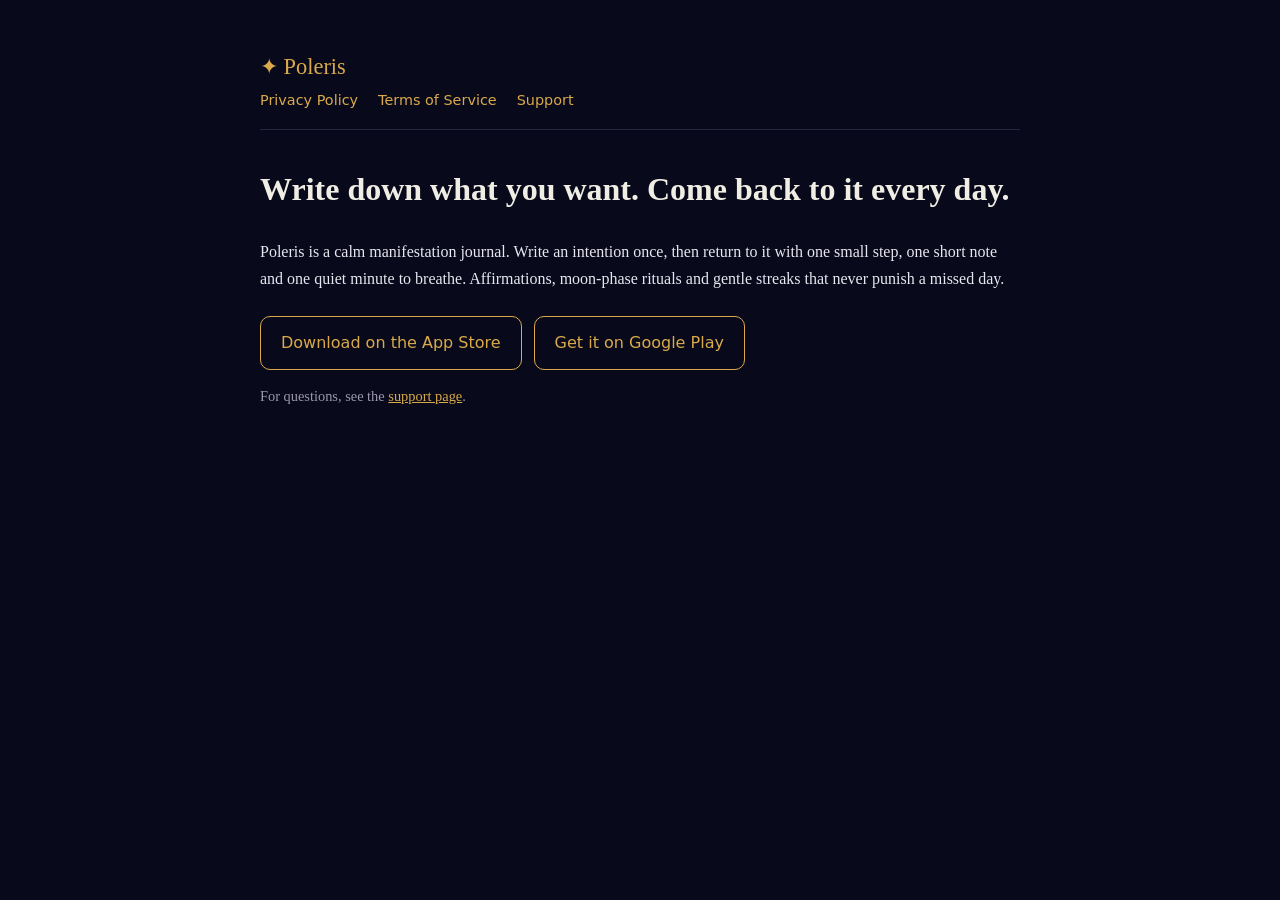
<file: index.html>
<!DOCTYPE html>
<html lang="en">
<head>
<meta charset="utf-8">
<meta name="viewport" content="width=device-width, initial-scale=1">
<title>Poleris: Manifestation Journal</title>
<meta name="description" content="Poleris is a calm manifestation journal. Write an intention once, then come back to it every day with one small step, a short note and a quiet minute to breathe. Free on iPhone and Android.">
<link rel="canonical" href="https://mhokutan.github.io/poleris-legal/">
<meta property="og:type" content="website">
<meta property="og:title" content="Poleris: Manifestation Journal">
<meta property="og:description" content="Write down what you want. Come back to it every day with a small step, a short note and a quiet minute.">
<meta property="og:url" content="https://mhokutan.github.io/poleris-legal/">
<link rel="stylesheet" href="style.css">
<style>
  .stores { display: flex; flex-wrap: wrap; gap: 12px; margin-top: 24px; }
  .store { display: inline-block; padding: 12px 20px; border: 1px solid #D9A94B; border-radius: 10px; font-family: system-ui, sans-serif; text-decoration: none; }
</style>
</head>
<body>
<div class="wrap">
<header>
  <div class="star">&#10022; Poleris</div>
  <nav>
    <a href="privacy.html">Privacy Policy</a>
    <a href="terms.html">Terms of Service</a>
    <a href="support.html">Support</a>
  </nav>
</header>
<h1>Write down what you want. Come back to it every day.</h1>
<p>Poleris is a calm manifestation journal. Write an intention once, then return to it with one small step, one short note and one quiet minute to breathe. Affirmations, moon-phase rituals and gentle streaks that never punish a missed day.</p>
<div class="stores">
  <a class="store" href="https://apps.apple.com/app/id6792844860?ct=web">Download on the App Store</a>
  <a class="store" href="https://play.google.com/store/apps/details?id=com.miapera.poleris&amp;referrer=utm_source%3Dweb%26utm_medium%3Dsite">Get it on Google Play</a>
</div>
<p class="muted">For questions, see the <a href="support.html">support page</a>.</p>
</div>
</body>
</html>
</file>
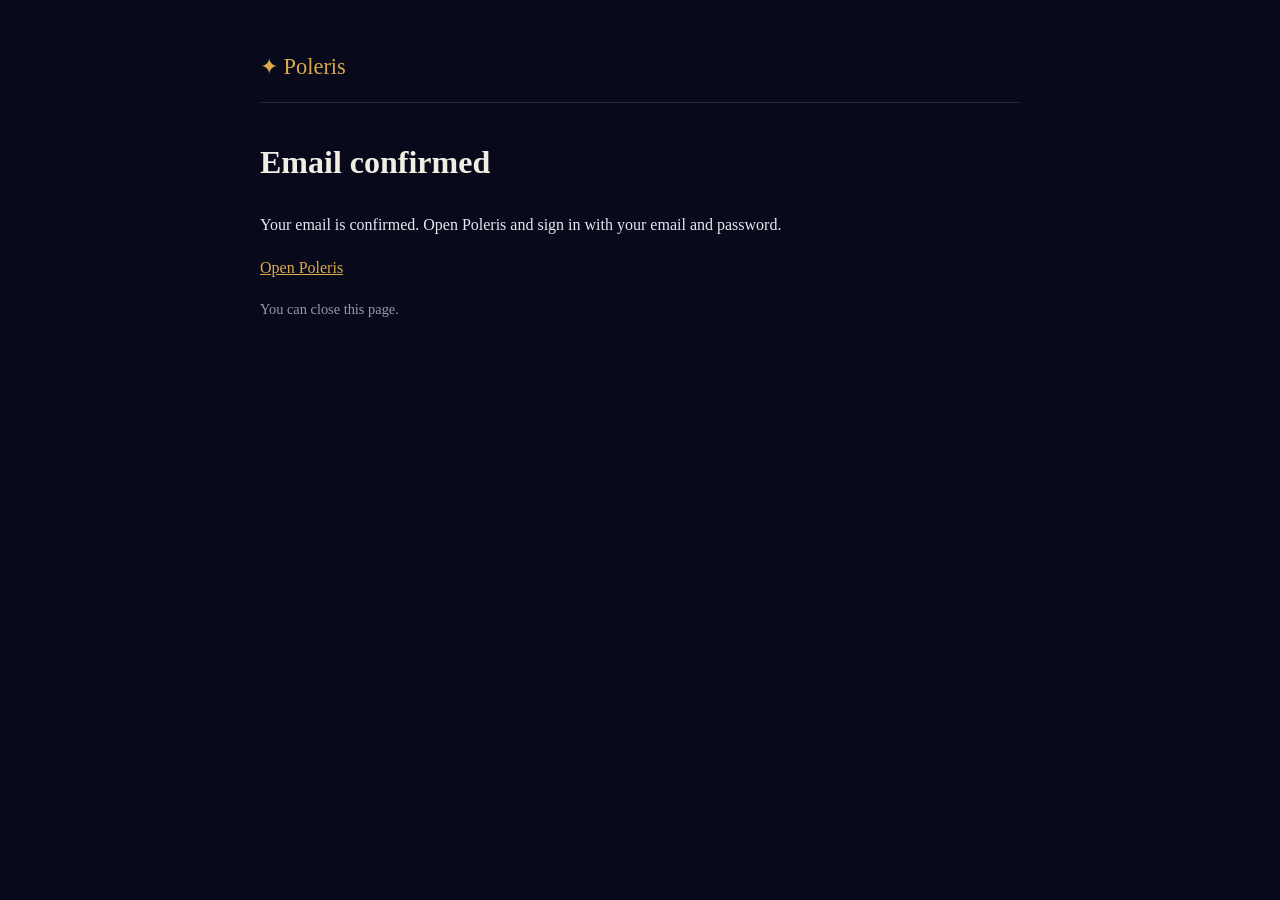
<file: auth/index.html>
<!DOCTYPE html>
<html lang="en">
<head>
<meta charset="utf-8">
<meta name="viewport" content="width=device-width, initial-scale=1">
<meta name="robots" content="noindex">
<title>Poleris account</title>
<link rel="stylesheet" href="../style.css">
</head>
<body>
<div class="wrap">
<header><div class="star">&#10022; Poleris</div></header>
<h1 id="title">Email confirmed</h1>
<p id="body">Your email is confirmed. Open Poleris and sign in with your email and password.</p>
<p><a id="open" href="poleris://">Open Poleris</a></p>
<p class="muted" id="note">You can close this page.</p>
</div>
<script>
  // Supabase e-posta doğrulama dönüşü. Hata varsa (#error=...) dile göre açıklama gösterir.
  (function () {
    var lang = (navigator.language || 'en').slice(0, 2);
    var T = {
      en: { ok: ['Email confirmed', 'Your email is confirmed. Open Poleris and sign in with your email and password.'],
            err: ['This link has expired', 'This link was already used or is too old. If you already confirmed, just open Poleris and sign in. If sign-in fails, sign up again in the app to get a new email.'], open: 'Open Poleris', note: 'You can close this page.' },
      es: { ok: ['Correo confirmado', 'Tu correo está confirmado. Abre Poleris e inicia sesión con tu correo y contraseña.'],
            err: ['Este enlace venció', 'Este enlace ya se usó o es muy antiguo. Si ya confirmaste, abre Poleris e inicia sesión. Si no puedes, regístrate otra vez en la app para recibir un correo nuevo.'], open: 'Abrir Poleris', note: 'Puedes cerrar esta página.' },
      pt: { ok: ['E-mail confirmado', 'Seu e-mail foi confirmado. Abra o Poleris e entre com seu e-mail e senha.'],
            err: ['Este link expirou', 'Este link já foi usado ou é muito antigo. Se você já confirmou, abra o Poleris e entre. Se não conseguir, cadastre-se de novo no app para receber um novo e-mail.'], open: 'Abrir o Poleris', note: 'Você pode fechar esta página.' },
      tr: { ok: ['E-posta doğrulandı', 'E-postan doğrulandı. Poleris\'i aç ve e-posta ve şifrenle giriş yap.'],
            err: ['Bu bağlantının süresi doldu', 'Bu bağlantı daha önce kullanılmış ya da çok eski. Zaten doğruladıysan Poleris\'i açıp giriş yap. Giriş olmazsa uygulamada yeniden kayıt ol, yeni e-posta gelir.'], open: 'Poleris\'i aç', note: 'Bu sayfayı kapatabilirsin.' }
    };
    var t = T[lang] || T.en;
    var hash = new URLSearchParams(location.hash.slice(1));
    var query = new URLSearchParams(location.search);
    var failed = hash.get('error') || query.get('error');
    var pair = failed ? t.err : t.ok;
    document.getElementById('title').textContent = pair[0];
    document.getElementById('body').textContent = pair[1];
    document.getElementById('open').textContent = t.open;
    document.getElementById('note').textContent = t.note;
    document.documentElement.lang = T[lang] ? lang : 'en';
    // Erişim belirteçlerini adres çubuğunda bırakma.
    if (location.hash) history.replaceState(null, '', location.pathname);
  })();
</script>
</body>
</html>
</file>
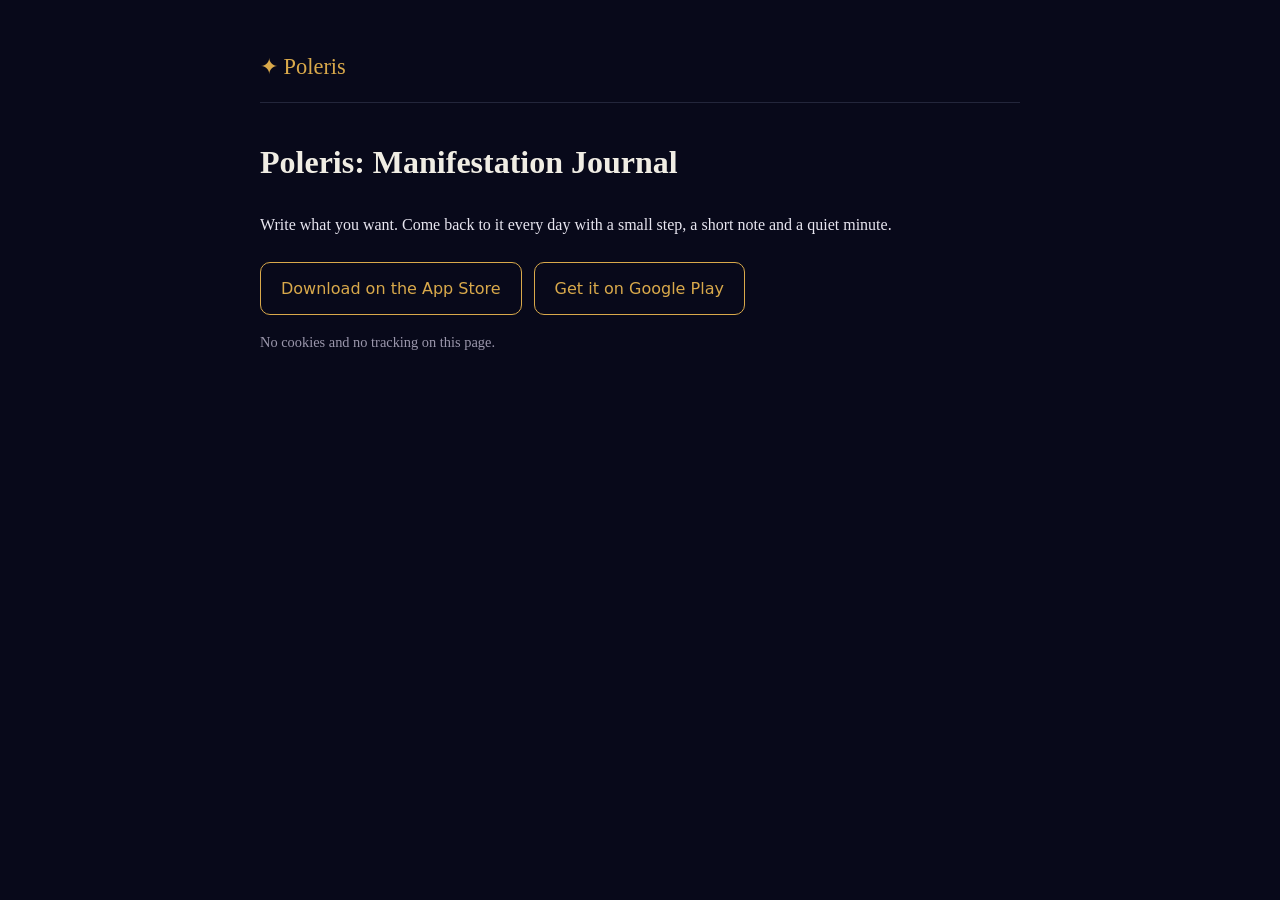
<file: get/index.html>
<!DOCTYPE html>
<html lang="en">
<head>
<meta charset="utf-8">
<meta name="viewport" content="width=device-width, initial-scale=1">
<meta name="robots" content="noindex">
<title>Get Poleris</title>
<link rel="stylesheet" href="../style.css">
<style>
  .stores { display: flex; flex-wrap: wrap; gap: 12px; margin-top: 24px; }
  .store { display: inline-block; padding: 12px 20px; border: 1px solid #D9A94B; border-radius: 10px; font-family: system-ui, sans-serif; text-decoration: none; }
</style>
</head>
<body>
<div class="wrap">
<header>
  <div class="star">&#10022; Poleris</div>
</header>
<h1>Poleris: Manifestation Journal</h1>
<p>Write what you want. Come back to it every day with a small step, a short note and a quiet minute.</p>
<div class="stores">
  <a class="store" id="ios" href="https://apps.apple.com/app/id6792844860">Download on the App Store</a>
  <a class="store" id="android" href="https://play.google.com/store/apps/details?id=com.miapera.poleris">Get it on Google Play</a>
</div>
<p class="muted">No cookies and no tracking on this page.</p>
</div>
<script>
  // Cihaza göre mağazaya yönlendirir. Kaynak bilgisi (utm_* veya kısa `ct`, ör. bio_tiktok,
  // pin_03, invite) Play'in kurulum referansına, `ct` ayrıca App Store bağlantısına eklenir.
  // Sadece harf, rakam, _ ve - kabul edilir; kimlik bilgisi yoktur.
  (function () {
    var ua = navigator.userAgent || '';
    var params = new URLSearchParams(location.search);
    var safe = function (v) { return /^[A-Za-z0-9_-]{1,40}$/.test(v || '') ? v : ''; };
    var utm = [];
    params.forEach(function (v, k) { if (/^utm_(source|medium|campaign)$/.test(k) && safe(v)) utm.push(k + '=' + v); });
    var ct = safe(params.get('ct'));
    if (ct && !params.get('utm_source')) utm.push('utm_source=' + ct, 'utm_medium=link');
    if (ct) document.getElementById('ios').href += '?ct=' + ct;
    var play = document.getElementById('android');
    if (utm.length) play.href += '&referrer=' + encodeURIComponent(utm.join('&'));
    if (/android/i.test(ua)) location.replace(play.href);
    else if (/iphone|ipad|ipod|macintosh.*mobile/i.test(ua)) location.replace(document.getElementById('ios').href);
  })();
</script>
</body>
</html>
</file>
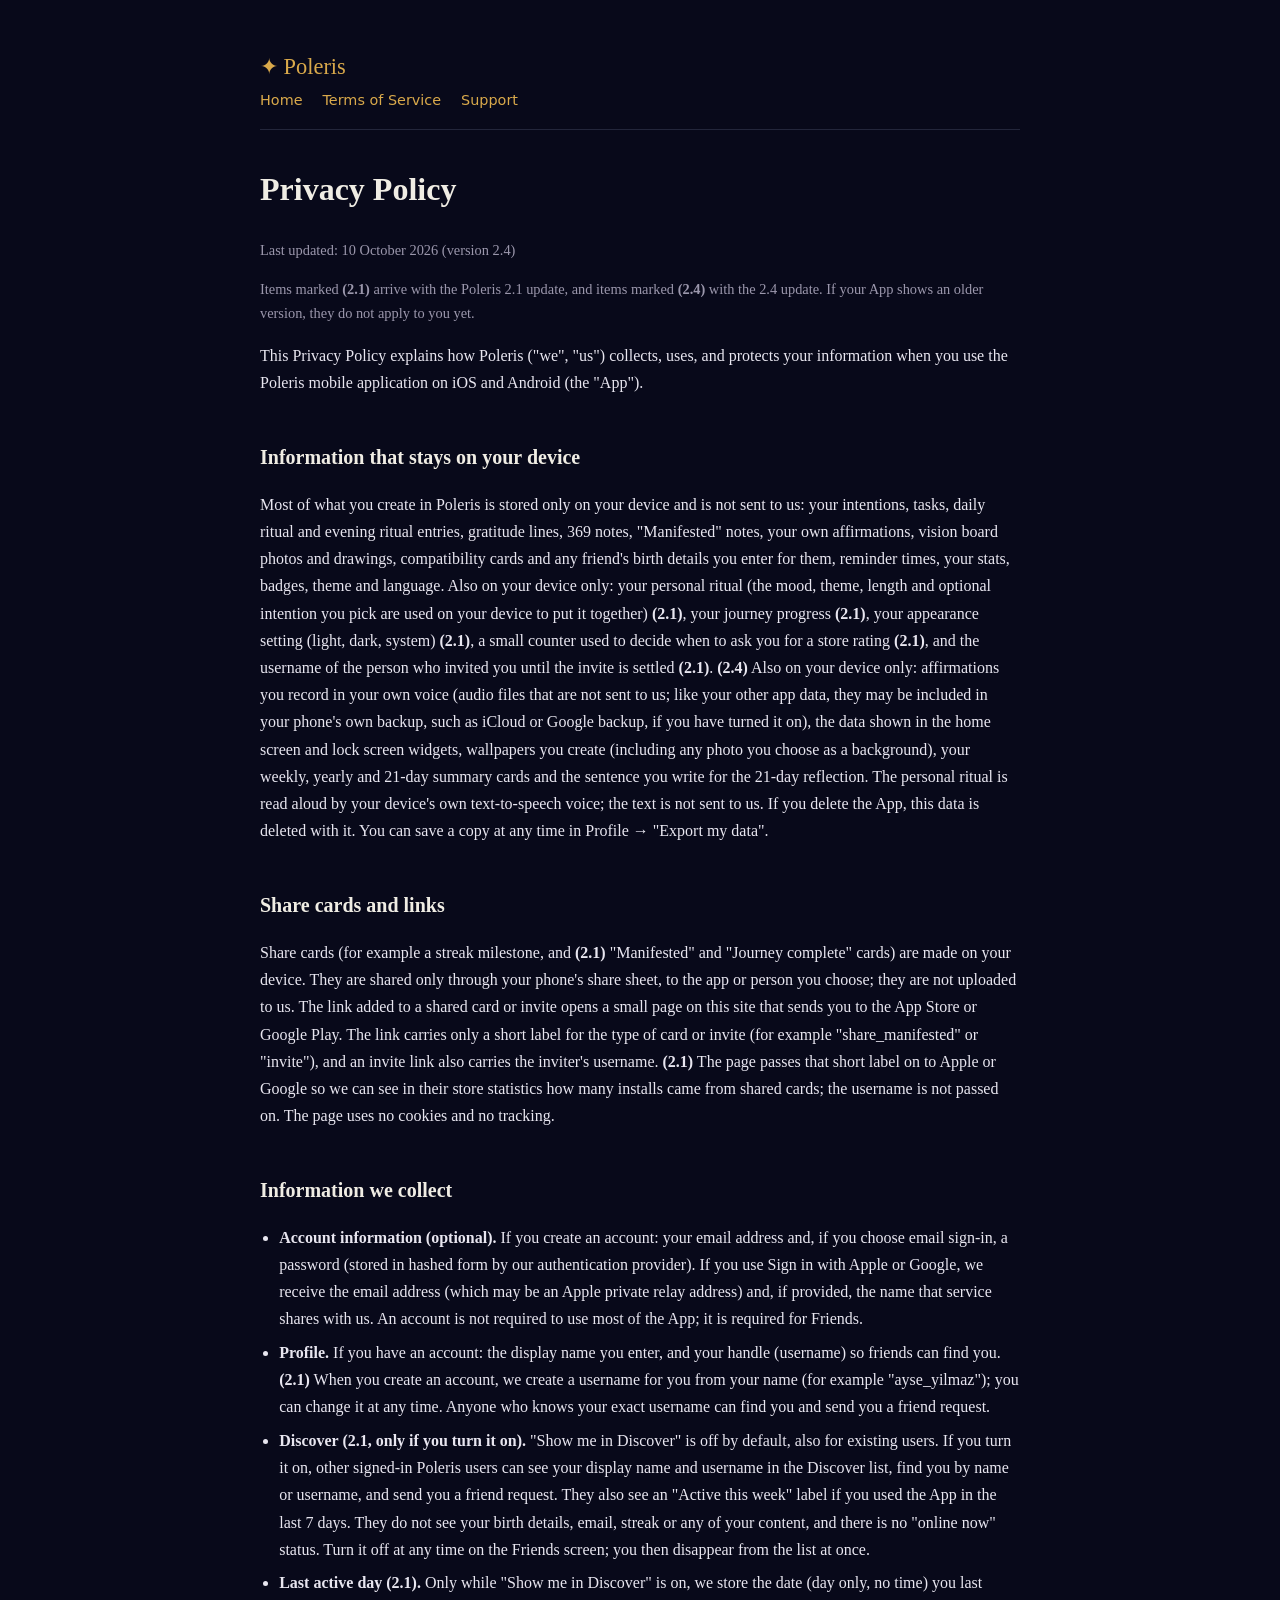
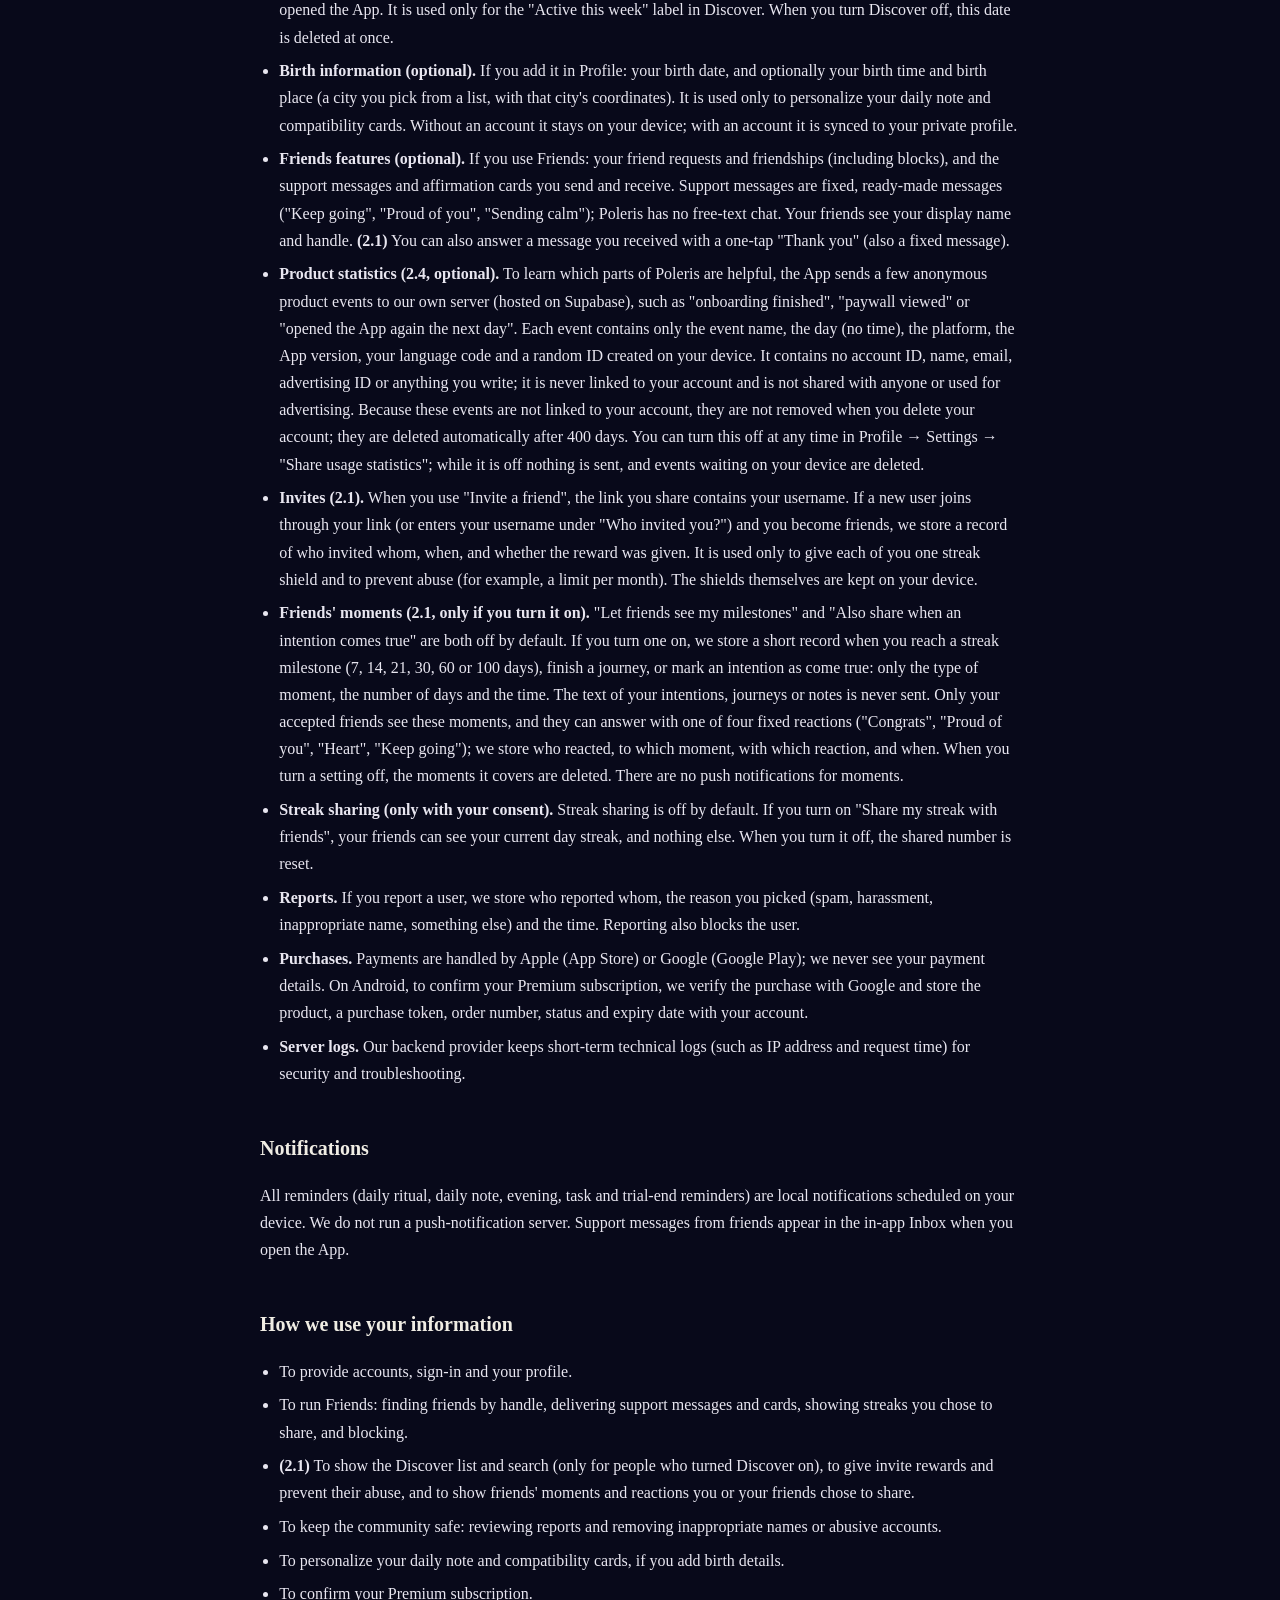
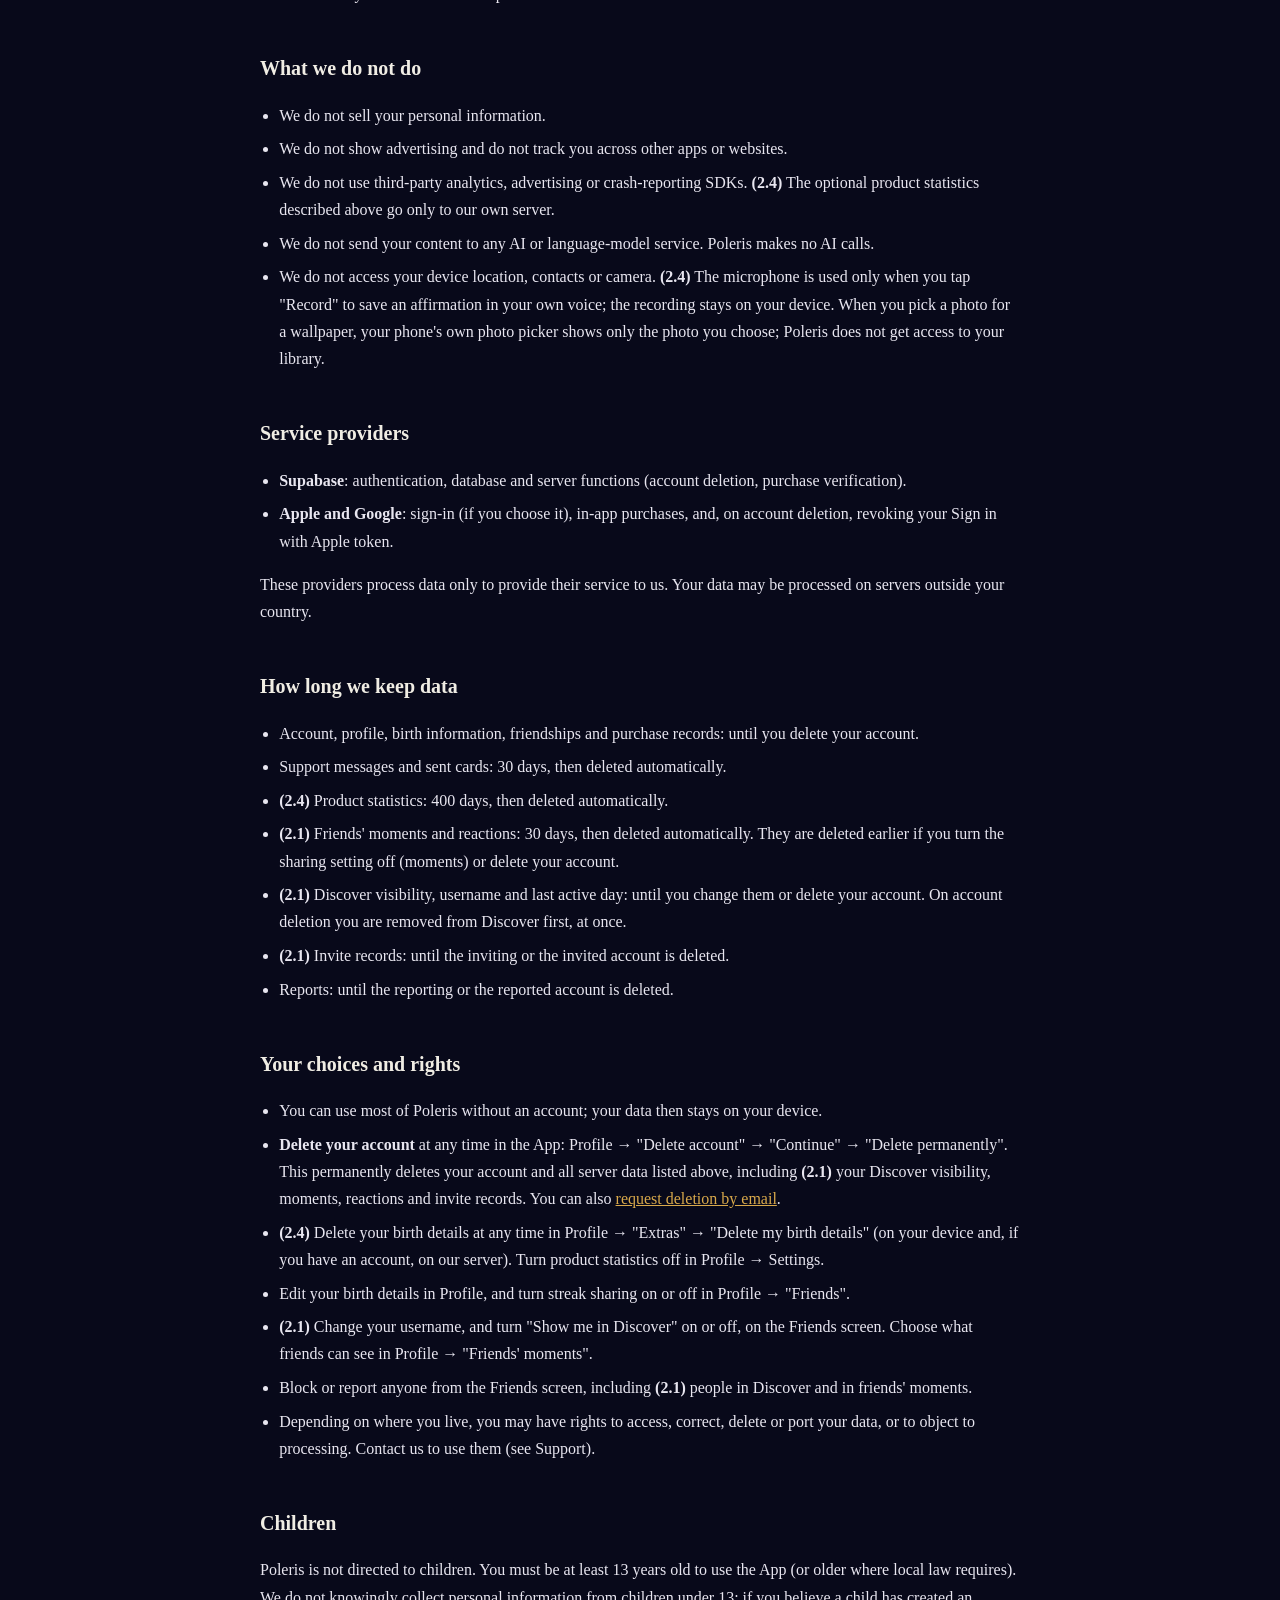
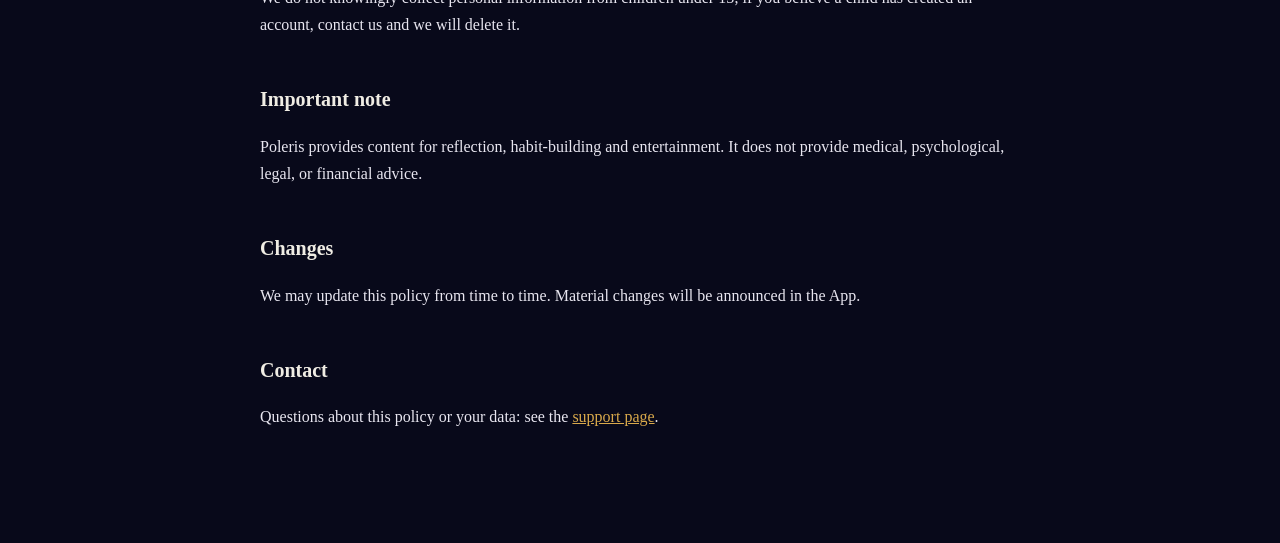
<file: privacy.html>
<!DOCTYPE html>
<html lang="en">
<head>
<meta charset="utf-8">
<meta name="viewport" content="width=device-width, initial-scale=1">
<title>Privacy Policy | Poleris</title>
<link rel="stylesheet" href="style.css">
</head>
<body>
<div class="wrap">
<header>
  <div class="star">&#10022; Poleris</div>
  <nav>
    <a href="index.html">Home</a>
    <a href="terms.html">Terms of Service</a>
    <a href="support.html">Support</a>
  </nav>
</header>
<h1>Privacy Policy</h1>
<p class="muted">Last updated: 10 October 2026 (version 2.4)</p>
<p class="muted">Items marked <strong>(2.1)</strong> arrive with the Poleris 2.1 update, and items marked <strong>(2.4)</strong> with the 2.4 update. If your App shows an older version, they do not apply to you yet.</p>

<p>This Privacy Policy explains how Poleris ("we", "us") collects, uses, and protects your information when you use the Poleris mobile application on iOS and Android (the "App").</p>

<h2>Information that stays on your device</h2>
<p>Most of what you create in Poleris is stored only on your device and is not sent to us: your intentions, tasks, daily ritual and evening ritual entries, gratitude lines, 369 notes, "Manifested" notes, your own affirmations, vision board photos and drawings, compatibility cards and any friend's birth details you enter for them, reminder times, your stats, badges, theme and language. Also on your device only: your personal ritual (the mood, theme, length and optional intention you pick are used on your device to put it together) <strong>(2.1)</strong>, your journey progress <strong>(2.1)</strong>, your appearance setting (light, dark, system) <strong>(2.1)</strong>, a small counter used to decide when to ask you for a store rating <strong>(2.1)</strong>, and the username of the person who invited you until the invite is settled <strong>(2.1)</strong>. <strong>(2.4)</strong> Also on your device only: affirmations you record in your own voice (audio files that are not sent to us; like your other app data, they may be included in your phone's own backup, such as iCloud or Google backup, if you have turned it on), the data shown in the home screen and lock screen widgets, wallpapers you create (including any photo you choose as a background), your weekly, yearly and 21-day summary cards and the sentence you write for the 21-day reflection. The personal ritual is read aloud by your device's own text-to-speech voice; the text is not sent to us. If you delete the App, this data is deleted with it. You can save a copy at any time in Profile &rarr; "Export my data".</p>

<h2>Share cards and links</h2>
<p>Share cards (for example a streak milestone, and <strong>(2.1)</strong> "Manifested" and "Journey complete" cards) are made on your device. They are shared only through your phone's share sheet, to the app or person you choose; they are not uploaded to us. The link added to a shared card or invite opens a small page on this site that sends you to the App Store or Google Play. The link carries only a short label for the type of card or invite (for example "share_manifested" or "invite"), and an invite link also carries the inviter's username. <strong>(2.1)</strong> The page passes that short label on to Apple or Google so we can see in their store statistics how many installs came from shared cards; the username is not passed on. The page uses no cookies and no tracking.</p>

<h2>Information we collect</h2>
<ul>
  <li><strong>Account information (optional).</strong> If you create an account: your email address and, if you choose email sign-in, a password (stored in hashed form by our authentication provider). If you use Sign in with Apple or Google, we receive the email address (which may be an Apple private relay address) and, if provided, the name that service shares with us. An account is not required to use most of the App; it is required for Friends.</li>
  <li><strong>Profile.</strong> If you have an account: the display name you enter, and your handle (username) so friends can find you. <strong>(2.1)</strong> When you create an account, we create a username for you from your name (for example "ayse_yilmaz"); you can change it at any time. Anyone who knows your exact username can find you and send you a friend request.</li>
  <li><strong>Discover (2.1, only if you turn it on).</strong> "Show me in Discover" is off by default, also for existing users. If you turn it on, other signed-in Poleris users can see your display name and username in the Discover list, find you by name or username, and send you a friend request. They also see an "Active this week" label if you used the App in the last 7 days. They do not see your birth details, email, streak or any of your content, and there is no "online now" status. Turn it off at any time on the Friends screen; you then disappear from the list at once.</li>
  <li><strong>Last active day (2.1).</strong> Only while "Show me in Discover" is on, we store the date (day only, no time) you last opened the App. It is used only for the "Active this week" label in Discover. When you turn Discover off, this date is deleted at once.</li>
  <li><strong>Birth information (optional).</strong> If you add it in Profile: your birth date, and optionally your birth time and birth place (a city you pick from a list, with that city's coordinates). It is used only to personalize your daily note and compatibility cards. Without an account it stays on your device; with an account it is synced to your private profile.</li>
  <li><strong>Friends features (optional).</strong> If you use Friends: your friend requests and friendships (including blocks), and the support messages and affirmation cards you send and receive. Support messages are fixed, ready-made messages ("Keep going", "Proud of you", "Sending calm"); Poleris has no free-text chat. Your friends see your display name and handle. <strong>(2.1)</strong> You can also answer a message you received with a one-tap "Thank you" (also a fixed message).</li>
  <li><strong>Product statistics (2.4, optional).</strong> To learn which parts of Poleris are helpful, the App sends a few anonymous product events to our own server (hosted on Supabase), such as "onboarding finished", "paywall viewed" or "opened the App again the next day". Each event contains only the event name, the day (no time), the platform, the App version, your language code and a random ID created on your device. It contains no account ID, name, email, advertising ID or anything you write; it is never linked to your account and is not shared with anyone or used for advertising. Because these events are not linked to your account, they are not removed when you delete your account; they are deleted automatically after 400 days. You can turn this off at any time in Profile &rarr; Settings &rarr; "Share usage statistics"; while it is off nothing is sent, and events waiting on your device are deleted.</li>
  <li><strong>Invites (2.1).</strong> When you use "Invite a friend", the link you share contains your username. If a new user joins through your link (or enters your username under "Who invited you?") and you become friends, we store a record of who invited whom, when, and whether the reward was given. It is used only to give each of you one streak shield and to prevent abuse (for example, a limit per month). The shields themselves are kept on your device.</li>
  <li><strong>Friends' moments (2.1, only if you turn it on).</strong> "Let friends see my milestones" and "Also share when an intention comes true" are both off by default. If you turn one on, we store a short record when you reach a streak milestone (7, 14, 21, 30, 60 or 100 days), finish a journey, or mark an intention as come true: only the type of moment, the number of days and the time. The text of your intentions, journeys or notes is never sent. Only your accepted friends see these moments, and they can answer with one of four fixed reactions ("Congrats", "Proud of you", "Heart", "Keep going"); we store who reacted, to which moment, with which reaction, and when. When you turn a setting off, the moments it covers are deleted. There are no push notifications for moments.</li>
  <li><strong>Streak sharing (only with your consent).</strong> Streak sharing is off by default. If you turn on "Share my streak with friends", your friends can see your current day streak, and nothing else. When you turn it off, the shared number is reset.</li>
  <li><strong>Reports.</strong> If you report a user, we store who reported whom, the reason you picked (spam, harassment, inappropriate name, something else) and the time. Reporting also blocks the user.</li>
  <li><strong>Purchases.</strong> Payments are handled by Apple (App Store) or Google (Google Play); we never see your payment details. On Android, to confirm your Premium subscription, we verify the purchase with Google and store the product, a purchase token, order number, status and expiry date with your account.</li>
  <li><strong>Server logs.</strong> Our backend provider keeps short-term technical logs (such as IP address and request time) for security and troubleshooting.</li>
</ul>

<h2>Notifications</h2>
<p>All reminders (daily ritual, daily note, evening, task and trial-end reminders) are local notifications scheduled on your device. We do not run a push-notification server. Support messages from friends appear in the in-app Inbox when you open the App.</p>

<h2>How we use your information</h2>
<ul>
  <li>To provide accounts, sign-in and your profile.</li>
  <li>To run Friends: finding friends by handle, delivering support messages and cards, showing streaks you chose to share, and blocking.</li>
  <li><strong>(2.1)</strong> To show the Discover list and search (only for people who turned Discover on), to give invite rewards and prevent their abuse, and to show friends' moments and reactions you or your friends chose to share.</li>
  <li>To keep the community safe: reviewing reports and removing inappropriate names or abusive accounts.</li>
  <li>To personalize your daily note and compatibility cards, if you add birth details.</li>
  <li>To confirm your Premium subscription.</li>
</ul>

<h2>What we do not do</h2>
<ul>
  <li>We do not sell your personal information.</li>
  <li>We do not show advertising and do not track you across other apps or websites.</li>
  <li>We do not use third-party analytics, advertising or crash-reporting SDKs. <strong>(2.4)</strong> The optional product statistics described above go only to our own server.</li>
  <li>We do not send your content to any AI or language-model service. Poleris makes no AI calls.</li>
  <li>We do not access your device location, contacts or camera. <strong>(2.4)</strong> The microphone is used only when you tap "Record" to save an affirmation in your own voice; the recording stays on your device. When you pick a photo for a wallpaper, your phone's own photo picker shows only the photo you choose; Poleris does not get access to your library.</li>
</ul>

<h2>Service providers</h2>
<ul>
  <li><strong>Supabase</strong>: authentication, database and server functions (account deletion, purchase verification).</li>
  <li><strong>Apple and Google</strong>: sign-in (if you choose it), in-app purchases, and, on account deletion, revoking your Sign in with Apple token.</li>
</ul>
<p>These providers process data only to provide their service to us. Your data may be processed on servers outside your country.</p>

<h2>How long we keep data</h2>
<ul>
  <li>Account, profile, birth information, friendships and purchase records: until you delete your account.</li>
  <li>Support messages and sent cards: 30 days, then deleted automatically.</li>
  <li><strong>(2.4)</strong> Product statistics: 400 days, then deleted automatically.</li>
  <li><strong>(2.1)</strong> Friends' moments and reactions: 30 days, then deleted automatically. They are deleted earlier if you turn the sharing setting off (moments) or delete your account.</li>
  <li><strong>(2.1)</strong> Discover visibility, username and last active day: until you change them or delete your account. On account deletion you are removed from Discover first, at once.</li>
  <li><strong>(2.1)</strong> Invite records: until the inviting or the invited account is deleted.</li>
  <li>Reports: until the reporting or the reported account is deleted.</li>
</ul>

<h2>Your choices and rights</h2>
<ul>
  <li>You can use most of Poleris without an account; your data then stays on your device.</li>
  <li><strong>Delete your account</strong> at any time in the App: Profile &rarr; "Delete account" &rarr; "Continue" &rarr; "Delete permanently". This permanently deletes your account and all server data listed above, including <strong>(2.1)</strong> your Discover visibility, moments, reactions and invite records. You can also <a href="support.html#delete-account">request deletion by email</a>.</li>
  <li><strong>(2.4)</strong> Delete your birth details at any time in Profile &rarr; "Extras" &rarr; "Delete my birth details" (on your device and, if you have an account, on our server). Turn product statistics off in Profile &rarr; Settings.</li>
  <li>Edit your birth details in Profile, and turn streak sharing on or off in Profile &rarr; "Friends".</li>
  <li><strong>(2.1)</strong> Change your username, and turn "Show me in Discover" on or off, on the Friends screen. Choose what friends can see in Profile &rarr; "Friends' moments".</li>
  <li>Block or report anyone from the Friends screen, including <strong>(2.1)</strong> people in Discover and in friends' moments.</li>
  <li>Depending on where you live, you may have rights to access, correct, delete or port your data, or to object to processing. Contact us to use them (see Support).</li>
</ul>

<h2>Children</h2>
<p>Poleris is not directed to children. You must be at least 13 years old to use the App (or older where local law requires). We do not knowingly collect personal information from children under 13; if you believe a child has created an account, contact us and we will delete it.</p>

<h2>Important note</h2>
<p>Poleris provides content for reflection, habit-building and entertainment. It does not provide medical, psychological, legal, or financial advice.</p>

<h2>Changes</h2>
<p>We may update this policy from time to time. Material changes will be announced in the App.</p>

<h2>Contact</h2>
<p>Questions about this policy or your data: see the <a href="support.html">support page</a>.</p>
</div>
</body>
</html>
</file>
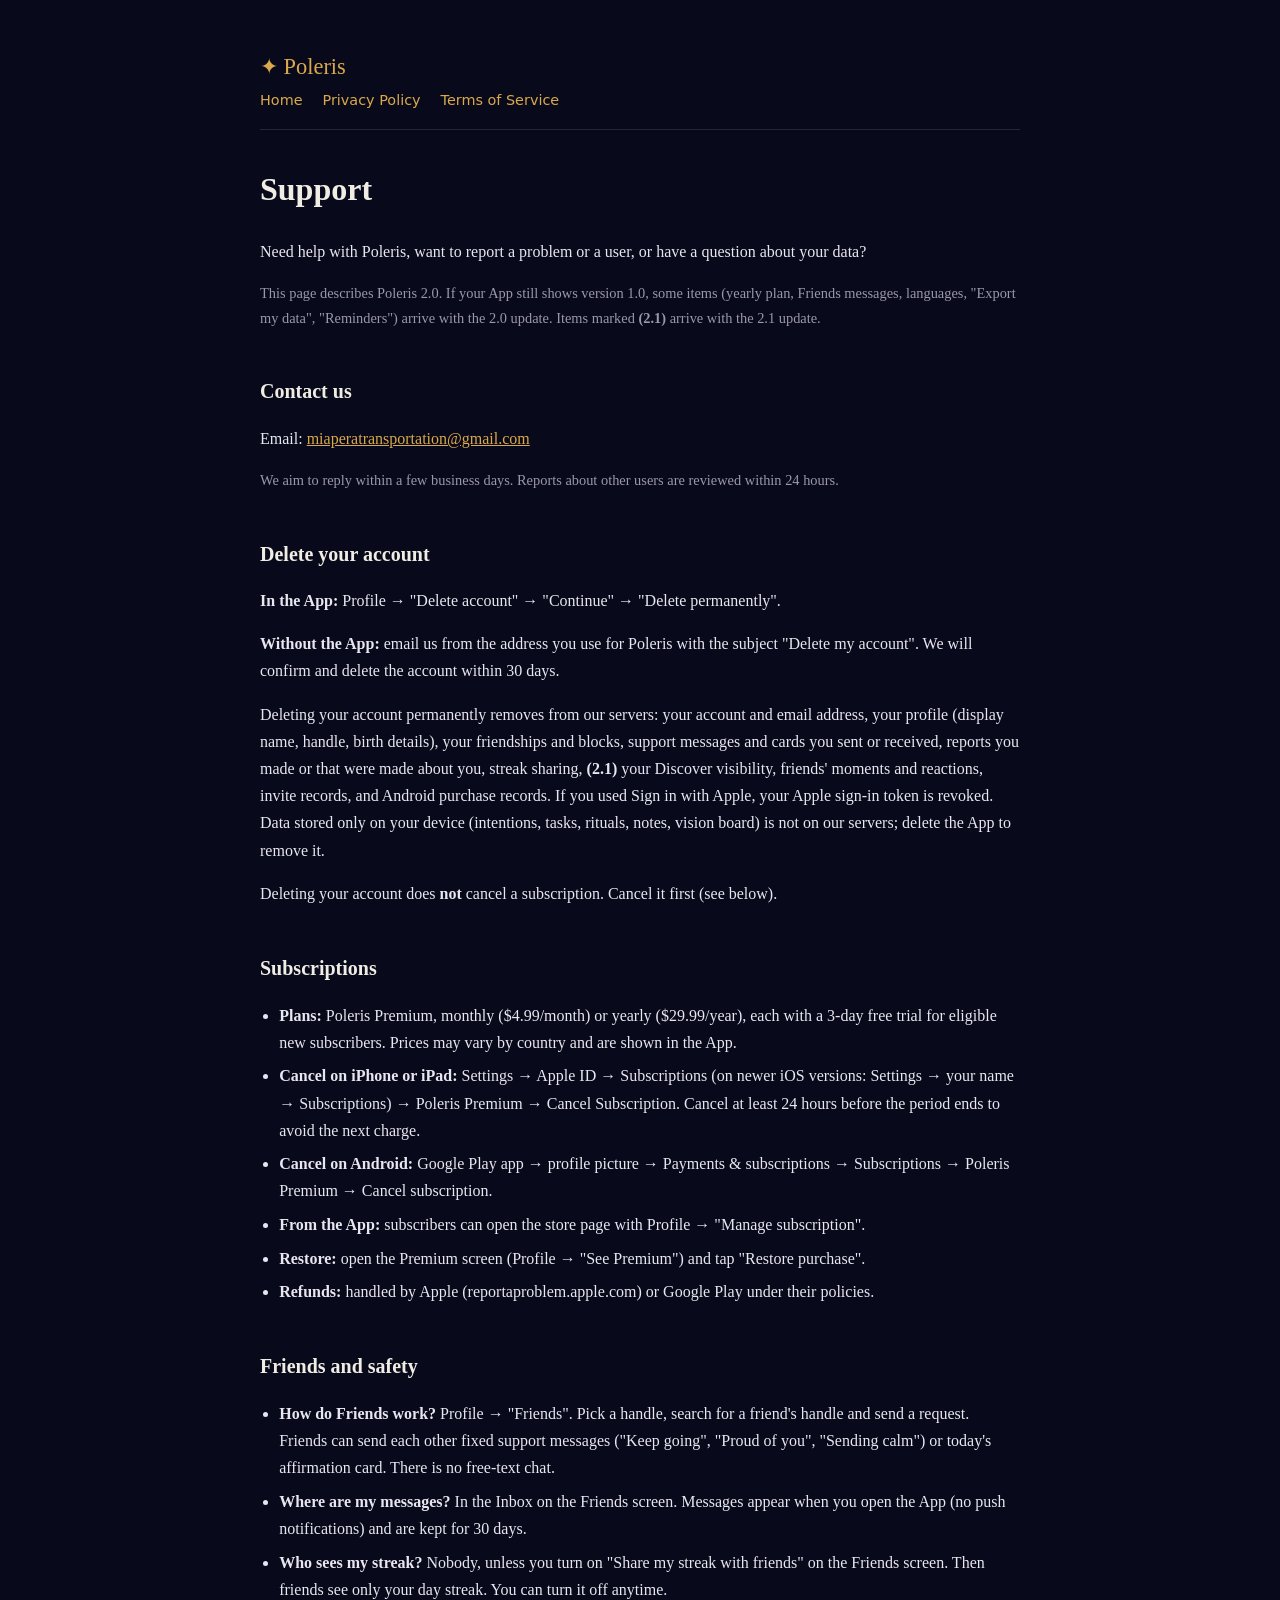
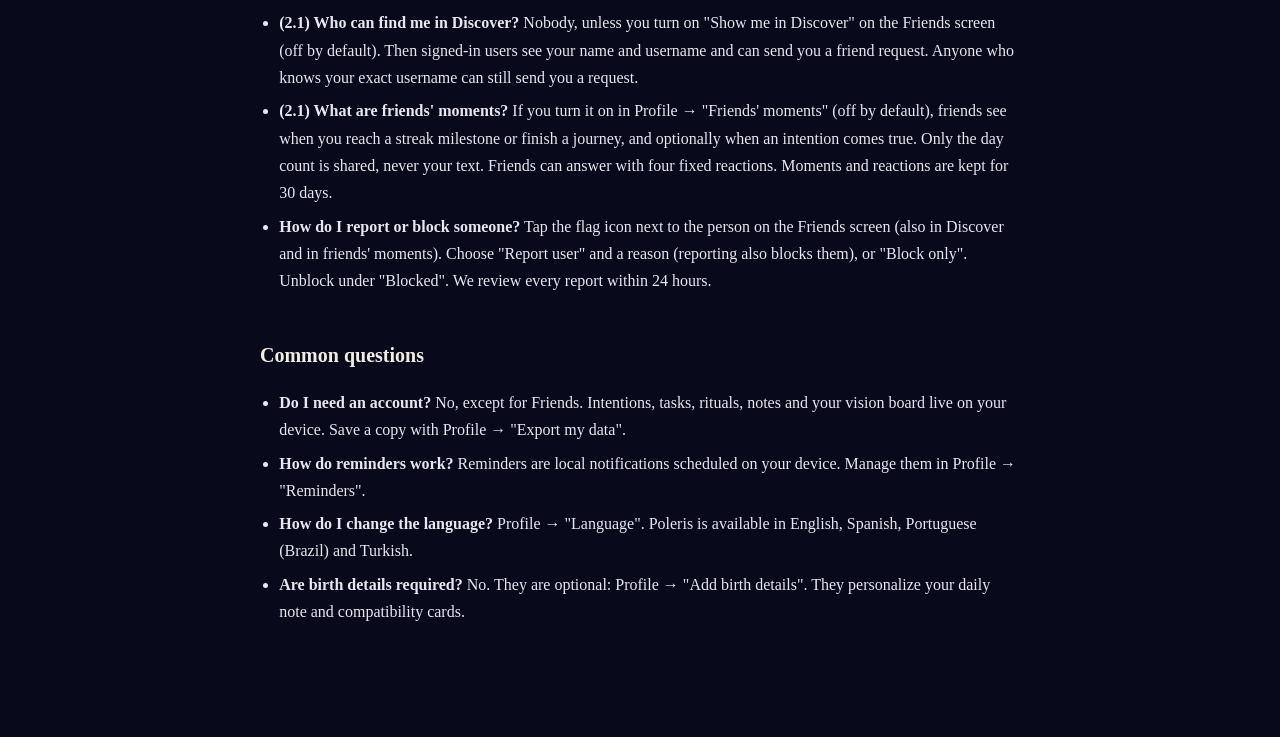
<file: support.html>
<!DOCTYPE html>
<html lang="en">
<head>
<meta charset="utf-8">
<meta name="viewport" content="width=device-width, initial-scale=1">
<title>Support | Poleris</title>
<link rel="stylesheet" href="style.css">
</head>
<body>
<div class="wrap">
<header>
  <div class="star">&#10022; Poleris</div>
  <nav>
    <a href="index.html">Home</a>
    <a href="privacy.html">Privacy Policy</a>
    <a href="terms.html">Terms of Service</a>
  </nav>
</header>
<h1>Support</h1>
<p>Need help with Poleris, want to report a problem or a user, or have a question about your data?</p>
<p class="muted">This page describes Poleris 2.0. If your App still shows version 1.0, some items (yearly plan, Friends messages, languages, "Export my data", "Reminders") arrive with the 2.0 update. Items marked <strong>(2.1)</strong> arrive with the 2.1 update.</p>
<h2>Contact us</h2>
<p>Email: <a href="mailto:miaperatransportation@gmail.com">miaperatransportation@gmail.com</a></p>
<p class="muted">We aim to reply within a few business days. Reports about other users are reviewed within 24 hours.</p>

<h2 id="delete-account">Delete your account</h2>
<p><strong>In the App:</strong> Profile &rarr; "Delete account" &rarr; "Continue" &rarr; "Delete permanently".</p>
<p><strong>Without the App:</strong> email us from the address you use for Poleris with the subject "Delete my account". We will confirm and delete the account within 30 days.</p>
<p>Deleting your account permanently removes from our servers: your account and email address, your profile (display name, handle, birth details), your friendships and blocks, support messages and cards you sent or received, reports you made or that were made about you, streak sharing, <strong>(2.1)</strong> your Discover visibility, friends' moments and reactions, invite records, and Android purchase records. If you used Sign in with Apple, your Apple sign-in token is revoked. Data stored only on your device (intentions, tasks, rituals, notes, vision board) is not on our servers; delete the App to remove it.</p>
<p>Deleting your account does <strong>not</strong> cancel a subscription. Cancel it first (see below).</p>

<h2>Subscriptions</h2>
<ul>
  <li><strong>Plans:</strong> Poleris Premium, monthly ($4.99/month) or yearly ($29.99/year), each with a 3-day free trial for eligible new subscribers. Prices may vary by country and are shown in the App.</li>
  <li><strong>Cancel on iPhone or iPad:</strong> Settings &rarr; Apple ID &rarr; Subscriptions (on newer iOS versions: Settings &rarr; your name &rarr; Subscriptions) &rarr; Poleris Premium &rarr; Cancel Subscription. Cancel at least 24 hours before the period ends to avoid the next charge.</li>
  <li><strong>Cancel on Android:</strong> Google Play app &rarr; profile picture &rarr; Payments &amp; subscriptions &rarr; Subscriptions &rarr; Poleris Premium &rarr; Cancel subscription.</li>
  <li><strong>From the App:</strong> subscribers can open the store page with Profile &rarr; "Manage subscription".</li>
  <li><strong>Restore:</strong> open the Premium screen (Profile &rarr; "See Premium") and tap "Restore purchase".</li>
  <li><strong>Refunds:</strong> handled by Apple (reportaproblem.apple.com) or Google Play under their policies.</li>
</ul>

<h2>Friends and safety</h2>
<ul>
  <li><strong>How do Friends work?</strong> Profile &rarr; "Friends". Pick a handle, search for a friend's handle and send a request. Friends can send each other fixed support messages ("Keep going", "Proud of you", "Sending calm") or today's affirmation card. There is no free-text chat.</li>
  <li><strong>Where are my messages?</strong> In the Inbox on the Friends screen. Messages appear when you open the App (no push notifications) and are kept for 30 days.</li>
  <li><strong>Who sees my streak?</strong> Nobody, unless you turn on "Share my streak with friends" on the Friends screen. Then friends see only your day streak. You can turn it off anytime.</li>
  <li><strong>(2.1) Who can find me in Discover?</strong> Nobody, unless you turn on "Show me in Discover" on the Friends screen (off by default). Then signed-in users see your name and username and can send you a friend request. Anyone who knows your exact username can still send you a request.</li>
  <li><strong>(2.1) What are friends' moments?</strong> If you turn it on in Profile &rarr; "Friends' moments" (off by default), friends see when you reach a streak milestone or finish a journey, and optionally when an intention comes true. Only the day count is shared, never your text. Friends can answer with four fixed reactions. Moments and reactions are kept for 30 days.</li>
  <li><strong>How do I report or block someone?</strong> Tap the flag icon next to the person on the Friends screen (also in Discover and in friends' moments). Choose "Report user" and a reason (reporting also blocks them), or "Block only". Unblock under "Blocked". We review every report within 24 hours.</li>
</ul>

<h2>Common questions</h2>
<ul>
  <li><strong>Do I need an account?</strong> No, except for Friends. Intentions, tasks, rituals, notes and your vision board live on your device. Save a copy with Profile &rarr; "Export my data".</li>
  <li><strong>How do reminders work?</strong> Reminders are local notifications scheduled on your device. Manage them in Profile &rarr; "Reminders".</li>
  <li><strong>How do I change the language?</strong> Profile &rarr; "Language". Poleris is available in English, Spanish, Portuguese (Brazil) and Turkish.</li>
  <li><strong>Are birth details required?</strong> No. They are optional: Profile &rarr; "Add birth details". They personalize your daily note and compatibility cards.</li>
</ul>
</div>
</body>
</html>
</file>
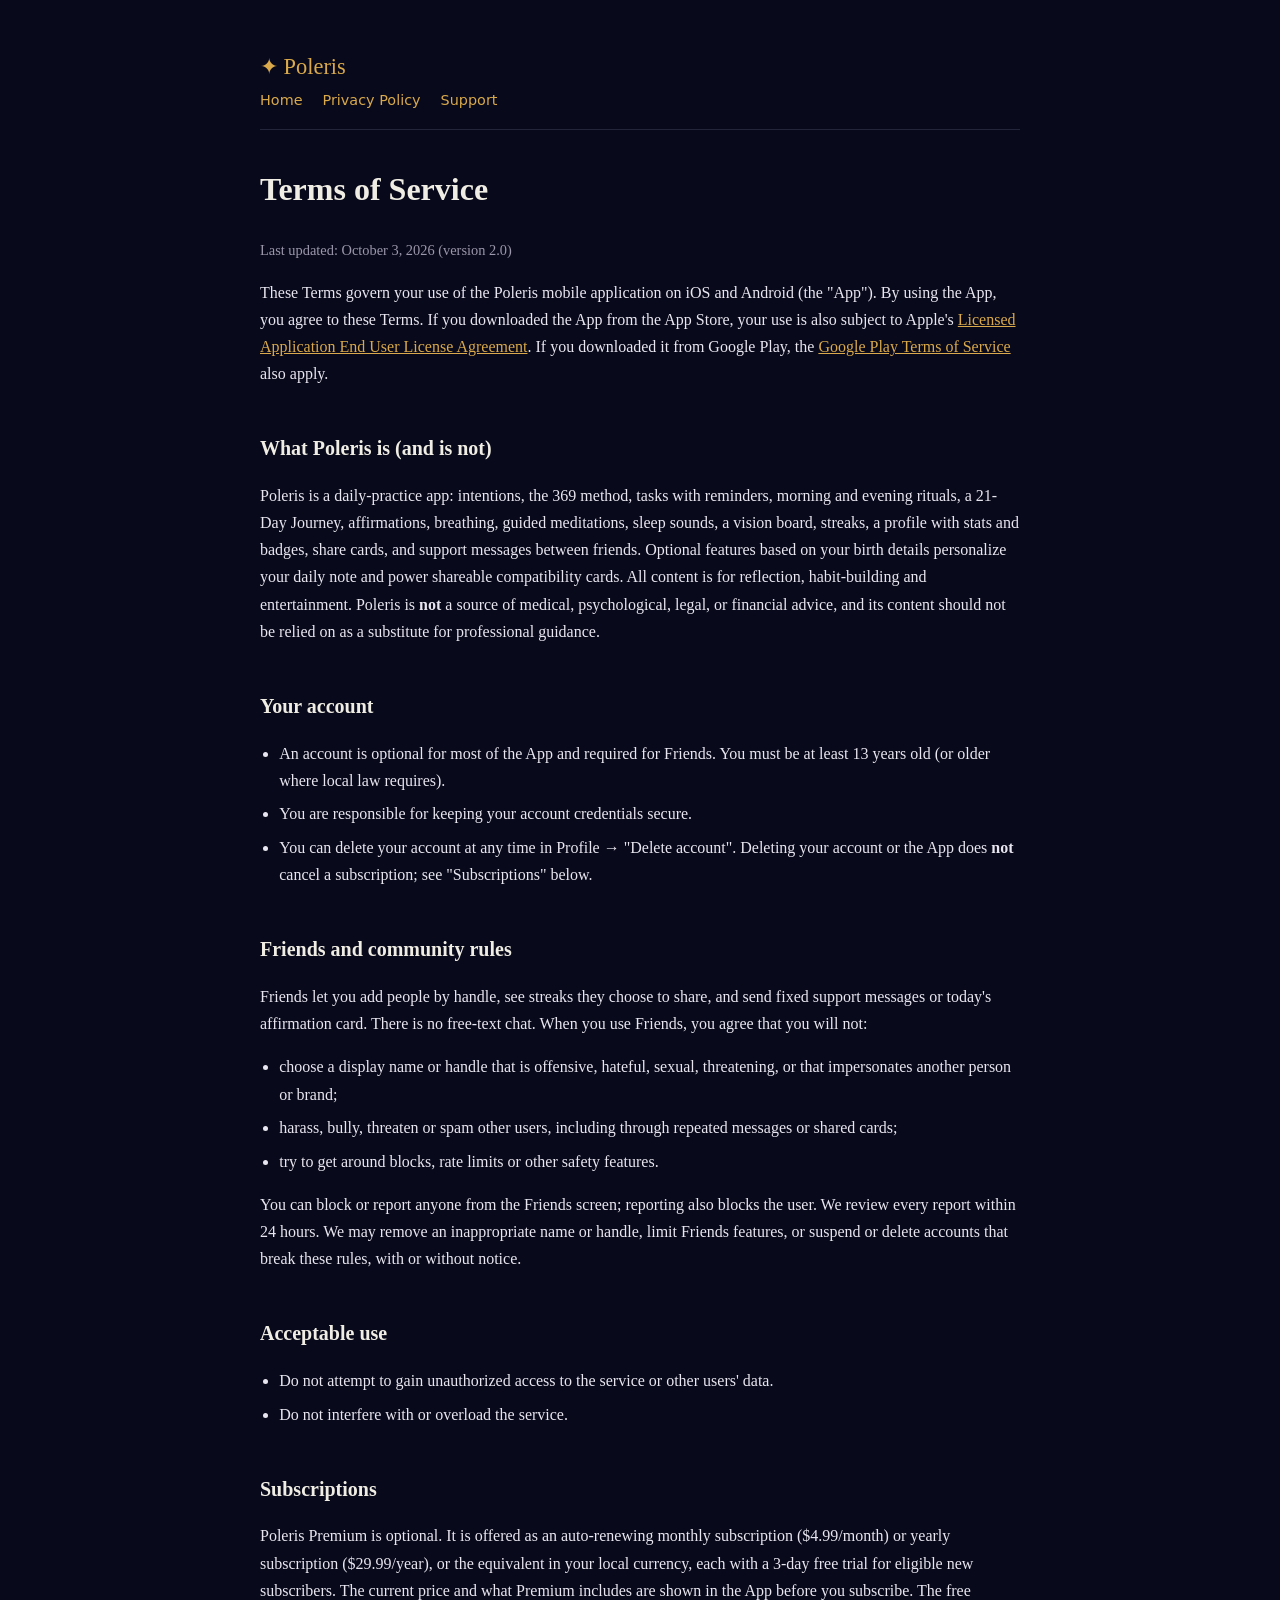
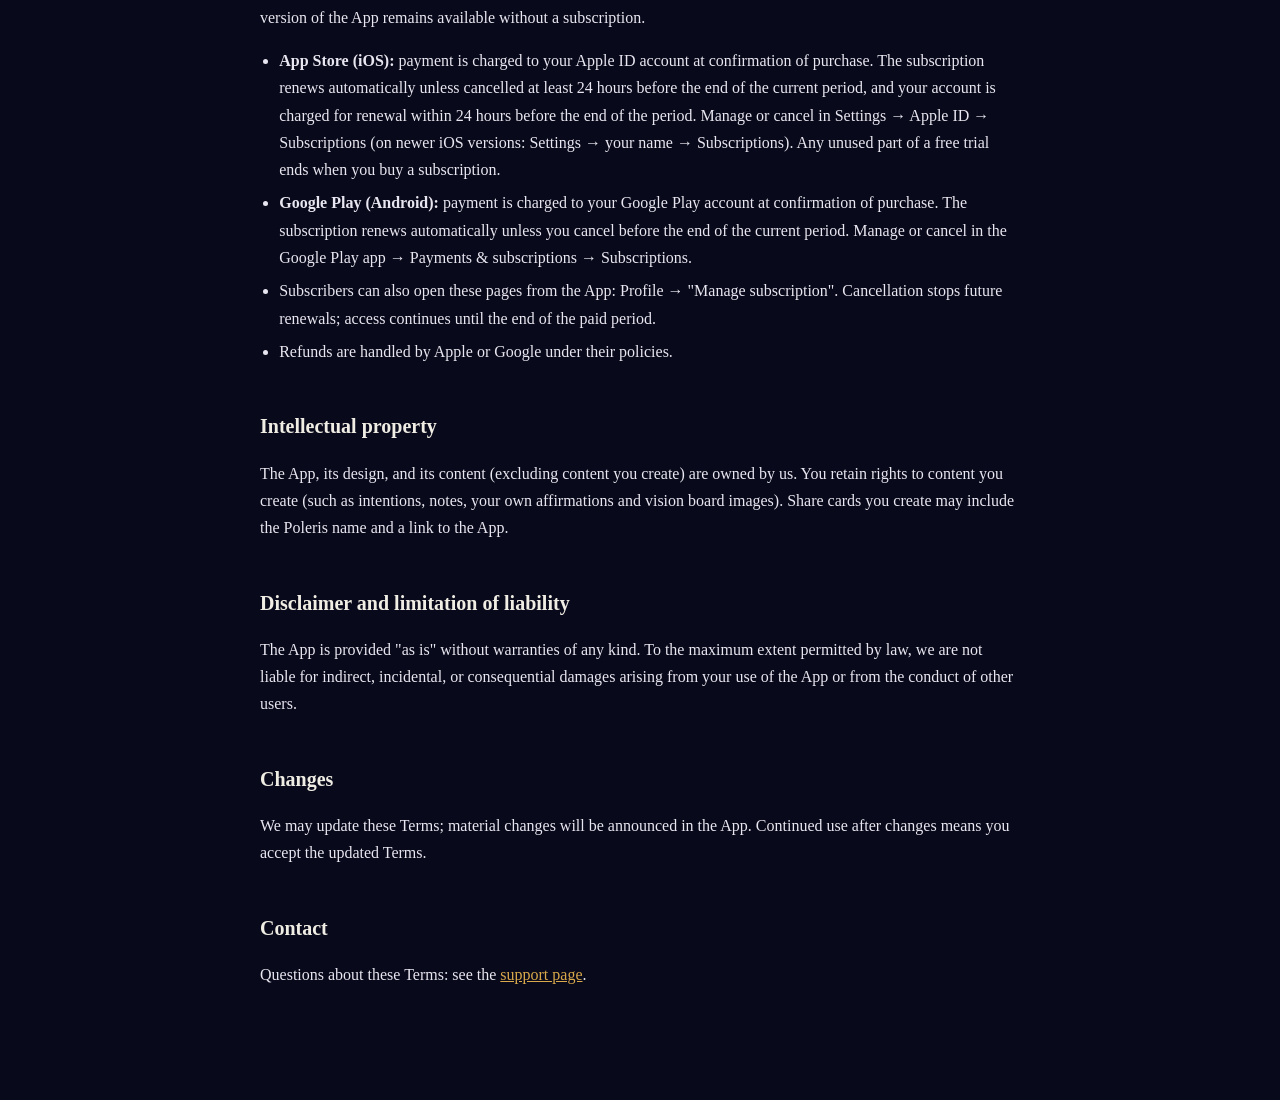
<file: terms.html>
<!DOCTYPE html>
<html lang="en">
<head>
<meta charset="utf-8">
<meta name="viewport" content="width=device-width, initial-scale=1">
<title>Terms of Service | Poleris</title>
<link rel="stylesheet" href="style.css">
</head>
<body>
<div class="wrap">
<header>
  <div class="star">&#10022; Poleris</div>
  <nav>
    <a href="index.html">Home</a>
    <a href="privacy.html">Privacy Policy</a>
    <a href="support.html">Support</a>
  </nav>
</header>
<h1>Terms of Service</h1>
<p class="muted">Last updated: October 3, 2026 (version 2.0)</p>

<p>These Terms govern your use of the Poleris mobile application on iOS and Android (the "App"). By using the App, you agree to these Terms. If you downloaded the App from the App Store, your use is also subject to Apple's <a href="https://www.apple.com/legal/internet-services/itunes/dev/stdeula/">Licensed Application End User License Agreement</a>. If you downloaded it from Google Play, the <a href="https://play.google.com/about/play-terms/">Google Play Terms of Service</a> also apply.</p>

<h2>What Poleris is (and is not)</h2>
<p>Poleris is a daily-practice app: intentions, the 369 method, tasks with reminders, morning and evening rituals, a 21-Day Journey, affirmations, breathing, guided meditations, sleep sounds, a vision board, streaks, a profile with stats and badges, share cards, and support messages between friends. Optional features based on your birth details personalize your daily note and power shareable compatibility cards. All content is for reflection, habit-building and entertainment. Poleris is <strong>not</strong> a source of medical, psychological, legal, or financial advice, and its content should not be relied on as a substitute for professional guidance.</p>

<h2>Your account</h2>
<ul>
  <li>An account is optional for most of the App and required for Friends. You must be at least 13 years old (or older where local law requires).</li>
  <li>You are responsible for keeping your account credentials secure.</li>
  <li>You can delete your account at any time in Profile &rarr; "Delete account". Deleting your account or the App does <strong>not</strong> cancel a subscription; see "Subscriptions" below.</li>
</ul>

<h2>Friends and community rules</h2>
<p>Friends let you add people by handle, see streaks they choose to share, and send fixed support messages or today's affirmation card. There is no free-text chat. When you use Friends, you agree that you will not:</p>
<ul>
  <li>choose a display name or handle that is offensive, hateful, sexual, threatening, or that impersonates another person or brand;</li>
  <li>harass, bully, threaten or spam other users, including through repeated messages or shared cards;</li>
  <li>try to get around blocks, rate limits or other safety features.</li>
</ul>
<p>You can block or report anyone from the Friends screen; reporting also blocks the user. We review every report within 24 hours. We may remove an inappropriate name or handle, limit Friends features, or suspend or delete accounts that break these rules, with or without notice.</p>

<h2>Acceptable use</h2>
<ul>
  <li>Do not attempt to gain unauthorized access to the service or other users' data.</li>
  <li>Do not interfere with or overload the service.</li>
</ul>

<h2>Subscriptions</h2>
<p>Poleris Premium is optional. It is offered as an auto-renewing monthly subscription ($4.99/month) or yearly subscription ($29.99/year), or the equivalent in your local currency, each with a 3-day free trial for eligible new subscribers. The current price and what Premium includes are shown in the App before you subscribe. The free version of the App remains available without a subscription.</p>
<ul>
  <li><strong>App Store (iOS):</strong> payment is charged to your Apple ID account at confirmation of purchase. The subscription renews automatically unless cancelled at least 24 hours before the end of the current period, and your account is charged for renewal within 24 hours before the end of the period. Manage or cancel in Settings &rarr; Apple ID &rarr; Subscriptions (on newer iOS versions: Settings &rarr; your name &rarr; Subscriptions). Any unused part of a free trial ends when you buy a subscription.</li>
  <li><strong>Google Play (Android):</strong> payment is charged to your Google Play account at confirmation of purchase. The subscription renews automatically unless you cancel before the end of the current period. Manage or cancel in the Google Play app &rarr; Payments &amp; subscriptions &rarr; Subscriptions.</li>
  <li>Subscribers can also open these pages from the App: Profile &rarr; "Manage subscription". Cancellation stops future renewals; access continues until the end of the paid period.</li>
  <li>Refunds are handled by Apple or Google under their policies.</li>
</ul>

<h2>Intellectual property</h2>
<p>The App, its design, and its content (excluding content you create) are owned by us. You retain rights to content you create (such as intentions, notes, your own affirmations and vision board images). Share cards you create may include the Poleris name and a link to the App.</p>

<h2>Disclaimer and limitation of liability</h2>
<p>The App is provided "as is" without warranties of any kind. To the maximum extent permitted by law, we are not liable for indirect, incidental, or consequential damages arising from your use of the App or from the conduct of other users.</p>

<h2>Changes</h2>
<p>We may update these Terms; material changes will be announced in the App. Continued use after changes means you accept the updated Terms.</p>

<h2>Contact</h2>
<p>Questions about these Terms: see the <a href="support.html">support page</a>.</p>
</div>
</body>
</html>
</file>
<file: style.css>
:root { color-scheme: dark; }
body { margin: 0; padding: 0; background: #08091A; color: #E8E6F0; font-family: Georgia, "Times New Roman", serif; line-height: 1.7; }
.wrap { max-width: 760px; margin: 0 auto; padding: 48px 24px 96px; }
h1 { font-size: 2rem; }
h1, h2 { color: #F0EDE4; }
h2 { margin-top: 2.2em; font-size: 1.25rem; }
a { color: #D9A94B; }
.star { color: #D9A94B; font-size: 1.4rem; }
.muted { color: #9B97AC; font-size: .9rem; }
header { border-bottom: 1px solid #23263B; padding-bottom: 16px; margin-bottom: 32px; }
nav a { margin-right: 16px; font-family: system-ui, sans-serif; font-size: .9rem; text-decoration: none; }
ul { padding-left: 1.2em; }
li { margin-bottom: .4em; }
</file>
